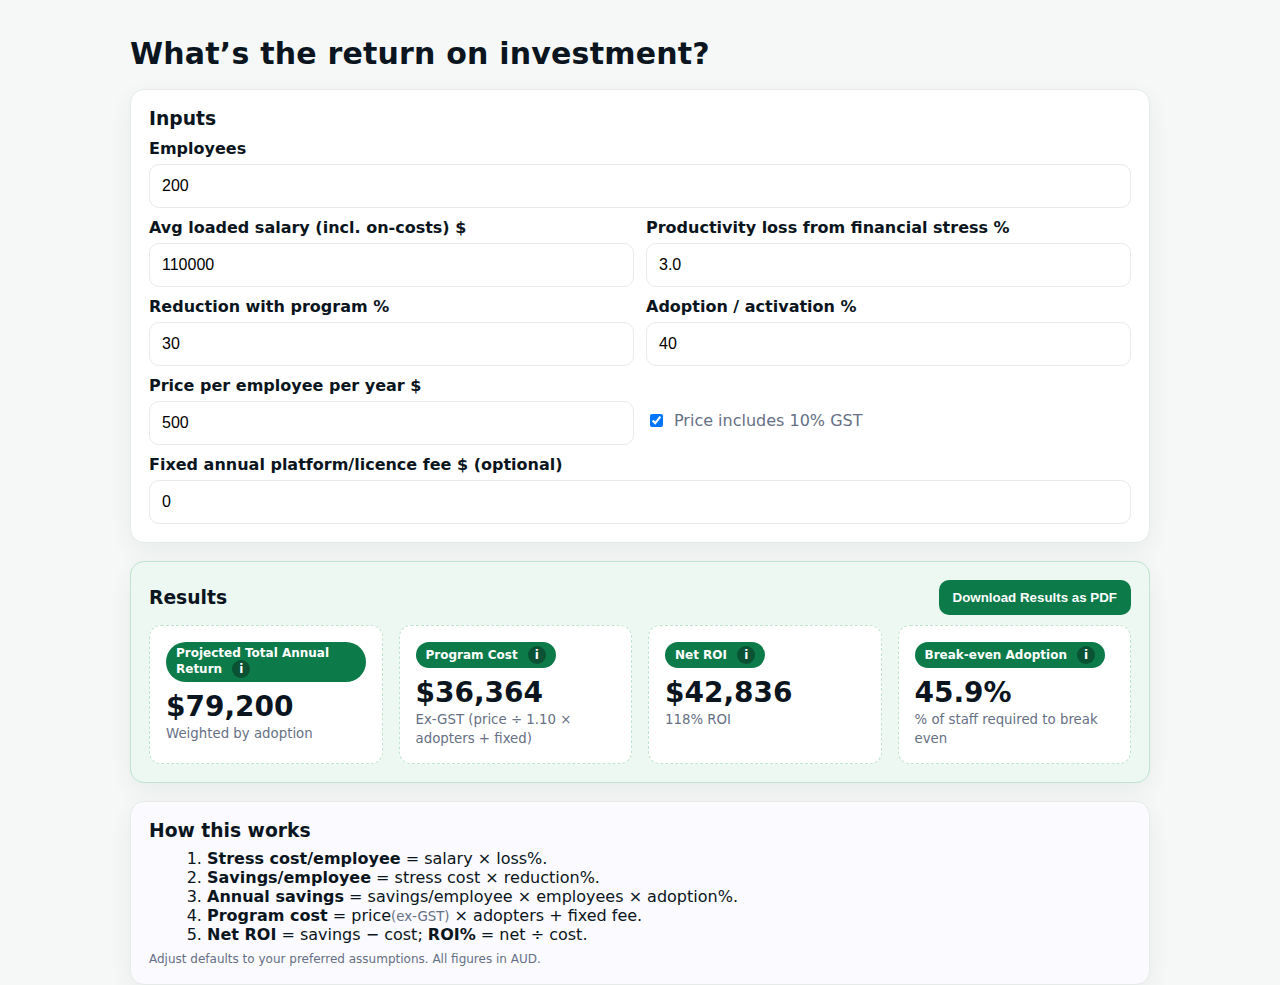
<file: index.html>
<!doctype html>
<html lang="en">
<head>
<meta charset="utf-8" />
<meta name="viewport" content="width=device-width,initial-scale=1" />
<title>What’s the return on investment?</title>
<meta name="description" content="Seedli financial wellbeing ROI calculator" />
<style>
  :root{
    --accent:#0C7A49;       /* primary green (closer to Manus) */
    --accent-2:#09633C;     /* hover/active green */
    --bg:#F5F8F6;           /* page background */
    --ink:#0B1520;          /* text */
    --muted:#667085;        /* secondary text */
    --border:#E6EBE9;       /* borders */
    --card:#FFFFFF;         /* cards */
    --kpi-bg:#ECF8F1;       /* results strip bg */
    --kpi-border:#BEE5CF;   /* results tiles outline */
  }
  *{box-sizing:border-box}
  html,body{height:100%}
  body{margin:0;font-family:system-ui,-apple-system,Segoe UI,Roboto,Arial,sans-serif;background:var(--bg);color:var(--ink)}
  .wrap{max-width:1060px;margin:36px auto;padding:0 20px}
  .page-title{margin:0 0 18px 0;font-size:30px;letter-spacing:.2px}

  /* Cards & grid */
  .grid{display:grid;grid-template-columns:repeat(12,1fr);gap:18px}
  .card{background:var(--card);border:1px solid var(--border);border-radius:14px;box-shadow:0 8px 24px rgba(10,30,30,.06)}
  .pad{padding:18px}
  .half{grid-column:span 12}
  @media(min-width:980px){ .half{grid-column:span 12} }

  label{display:block;font-weight:600;margin:10px 0 6px}
  input[type="number"]{width:100%;padding:12px 12px;border:1px solid var(--border);border-radius:10px;font-size:16px;background:#fff}
  .row{display:flex;gap:12px}.row>*{flex:1}
  .muted{color:var(--muted)}

  /* Results strip */
  .kpis{background:var(--kpi-bg);border:1px solid var(--kpi-border)}
  .kpis-header{display:flex;align-items:center;justify-content:space-between;margin-bottom:10px}
  .kpis h3{margin:0}
  .btn{
    background:var(--accent);color:#fff;border:0;border-radius:10px;padding:10px 14px;font-weight:600;
    cursor:pointer;transition:background .15s ease, transform .04s ease
  }
  .btn:hover{background:var(--accent-2)}
  .btn:active{transform:translateY(1px)}

  .out{display:grid;grid-template-columns:repeat(4,1fr);gap:16px}
  @media(max-width:900px){ .out{grid-template-columns:1fr 1fr} }
  @media(max-width:520px){ .out{grid-template-columns:1fr} }

  .kbox{position:relative;padding:16px;border:1px dashed var(--kpi-border);border-radius:12px;background:#fff}
  .tag{
    display:inline-block;background:var(--accent);color:#fff;font-size:12px;font-weight:700;
    padding:4px 10px;border-radius:999px;margin-bottom:6px
  }
  .kbox h2{margin:2px 0 0;font-size:28px}
  small{color:var(--muted)}

  /* Info bubbles */
  .info{display:inline-flex;align-items:center;justify-content:center;width:18px;height:18px;
    border-radius:999px;background:#0A5233;color:#fff;font-size:12px;font-weight:700;margin-left:6px;cursor:pointer}
  .tip{
    position:absolute;z-index:5;top:44px;left:16px;right:16px;background:#111827;color:#fff;border-radius:10px;
    padding:10px 12px;font-size:13px;line-height:1.35;box-shadow:0 12px 32px rgba(0,0,0,.28);display:none
  }
  .kbox.open .tip{display:block}
  .tip:before{content:"";position:absolute;top:-8px;left:16px;border:8px solid transparent;border-bottom-color:#111827}

  /* How this works */
  .aside{background:#FAFAFF}

  /* Print */
  @media print{
    body{background:#fff}
    .btn{display:none}
    .card{border:0;box-shadow:none}
  }
</style>
</head>
<body>
  <div class="wrap">
    <h1 class="page-title">What’s the return on investment?</h1>

    <!-- Inputs -->
    <section class="card pad half" aria-labelledby="inputs">
      <h3 id="inputs" style="margin:0 0 8px 0">Inputs</h3>

      <label>Employees</label>
      <input type="number" id="employees" value="200" min="1" step="1" />

      <div class="row">
        <div>
          <label>Avg loaded salary (incl. on-costs) $</label>
          <input type="number" id="salary" value="110000" min="0" step="500" />
        </div>
        <div>
          <label>Productivity loss from financial stress %</label>
          <input type="number" id="lossPct" value="3.0" min="0" max="20" step="0.1" />
        </div>
      </div>

      <div class="row">
        <div>
          <label>Reduction with program %</label>
          <input type="number" id="reductionPct" value="30" min="0" max="100" step="1" />
        </div>
        <div>
          <label>Adoption / activation %</label>
          <input type="number" id="adoptionPct" value="40" min="0" max="100" step="1" />
        </div>
      </div>

      <div class="row">
        <div>
          <label>Price per employee per year $</label>
          <input type="number" id="pricePerEmp" value="500" min="0" step="10" />
        </div>
        <div style="display:flex;align-items:center;gap:8px;margin-top:30px">
          <input type="checkbox" id="gstIncl" checked style="width:auto" />
          <span class="muted">Price includes 10% GST</span>
        </div>
      </div>

      <label>Fixed annual platform/licence fee $ (optional)</label>
      <input type="number" id="fixedFee" value="0" min="0" step="100" />
    </section>

    <!-- Results -->
    <section class="card pad half kpis" aria-labelledby="results" style="margin-top:18px">
      <div class="kpis-header">
        <h3 id="results" style="margin:0">Results</h3>
        <button class="btn" id="pdfBtn">Download Results as PDF</button>
      </div>

      <div class="out">
        <div class="kbox">
          <div class="tag">Projected Total Annual Return <span class="info">i</span></div>
          <h2 id="savings">$0</h2>
          <small>Weighted by adoption</small>
          <div class="tip">Recovered value from reduced financial stress.<br/>Formula: salary × loss% × reduction% × employees × adoption%.</div>
        </div>

        <div class="kbox">
          <div class="tag">Program Cost <span class="info">i</span></div>
          <h2 id="cost">$0</h2>
          <small id="costNote">Ex-GST (adopters × price)</small>
          <div class="tip">Cost uses ex-GST for apples-to-apples ROI. If “includes GST” is ticked, we back GST out: price ÷ 1.10.</div>
        </div>

        <div class="kbox">
          <div class="tag">Net ROI <span class="info">i</span></div>
          <h2 id="net">$0</h2>
          <small id="roiPct">0% ROI</small>
          <div class="tip">Net = Annual Savings − Program Cost. ROI% = Net ÷ Cost.</div>
        </div>

        <div class="kbox">
          <div class="tag">Break-even Adoption <span class="info">i</span></div>
          <h2 id="breakeven">—</h2>
          <small>% of staff required to break even</small>
          <div class="tip">Break-even = priceUsed ÷ savingsPerEmp (as a % of total staff).</div>
        </div>
      </div>
    </section>

    <!-- How this works -->
    <section class="card pad aside" style="margin-top:18px">
      <h3 style="margin:0 0 8px 0">How this works</h3>
      <ol style="margin:0 0 8px 18px">
        <li><b>Stress cost/employee</b> = salary × loss%.</li>
        <li><b>Savings/employee</b> = stress cost × reduction%.</li>
        <li><b>Annual savings</b> = savings/employee × employees × adoption%.</li>
        <li><b>Program cost</b> = price<small>(ex-GST)</small> × adopters + fixed fee.</li>
        <li><b>Net ROI</b> = savings − cost; <b>ROI%</b> = net ÷ cost.</li>
      </ol>
      <div class="muted" style="font-size:12px">Adjust defaults to your preferred assumptions. All figures in AUD.</div>
    </section>
  </div>

<script>
(function(){
  const $ = (id) => document.getElementById(id);
  const fmtAUD = (n) => n.toLocaleString('en-AU',{style:'currency',currency:'AUD',maximumFractionDigits:0});

  function calc(){
    const emp = +$('employees').value || 0;
    const salary = +$('salary').value || 0;
    const loss = (+$('lossPct').value || 0)/100;
    const red = (+$('reductionPct').value || 0)/100;
    const adopt = (+$('adoptionPct').value || 0)/100;
    const price = +$('pricePerEmp').value || 0;
    const gstIncl = $('gstIncl').checked;
    const fixed = +$('fixedFee').value || 0;

    const priceUsed = gstIncl ? (price/1.10) : price;
    $('costNote').textContent = gstIncl
      ? 'Ex-GST (price ÷ 1.10 × adopters + fixed)'
      : 'Adopters × price + fixed';

    const stressPerEmp = salary * loss;
    const savePerEmp   = stressPerEmp * red;
    const adopters     = emp * adopt;

    const annualSavings = savePerEmp * adopters;
    const programCost   = (priceUsed * adopters) + fixed;
    const net           = annualSavings - programCost;
    const roi           = programCost > 0 ? (net / programCost) : 0;
    const beAdopt       = (priceUsed > 0 && savePerEmp > 0) ? (priceUsed / savePerEmp) : NaN;

    $('savings').textContent   = fmtAUD(annualSavings);
    $('cost').textContent      = fmtAUD(programCost);
    $('net').textContent       = fmtAUD(net);
    $('roiPct').textContent    = `${(roi*100).toFixed(0)}% ROI`;
    $('breakeven').textContent = isFinite(beAdopt) ? `${(beAdopt*100).toFixed(1)}%` : '—';
  }

  // inputs
  document.querySelectorAll('input').forEach(el=>{
    el.addEventListener('input', calc);
    el.addEventListener('change', calc);
  });

  // info bubbles
  function wireTips(){
    document.querySelectorAll('.kbox .info').forEach(btn=>{
      btn.addEventListener('click', (e)=>{
        const box = e.currentTarget.closest('.kbox');
        document.querySelectorAll('.kbox').forEach(b=>{ if(b!==box) b.classList.remove('open'); });
        box.classList.toggle('open');
      });
    });
    document.addEventListener('click', (e)=>{
      if(!e.target.closest('.kbox')) document.querySelectorAll('.kbox').forEach(b=>b.classList.remove('open'));
    });
  }

  // pdf
  document.getElementById('pdfBtn').addEventListener('click', ()=>window.print());

  wireTips(); calc();
})();
</script>
</body>
</html>
</file>
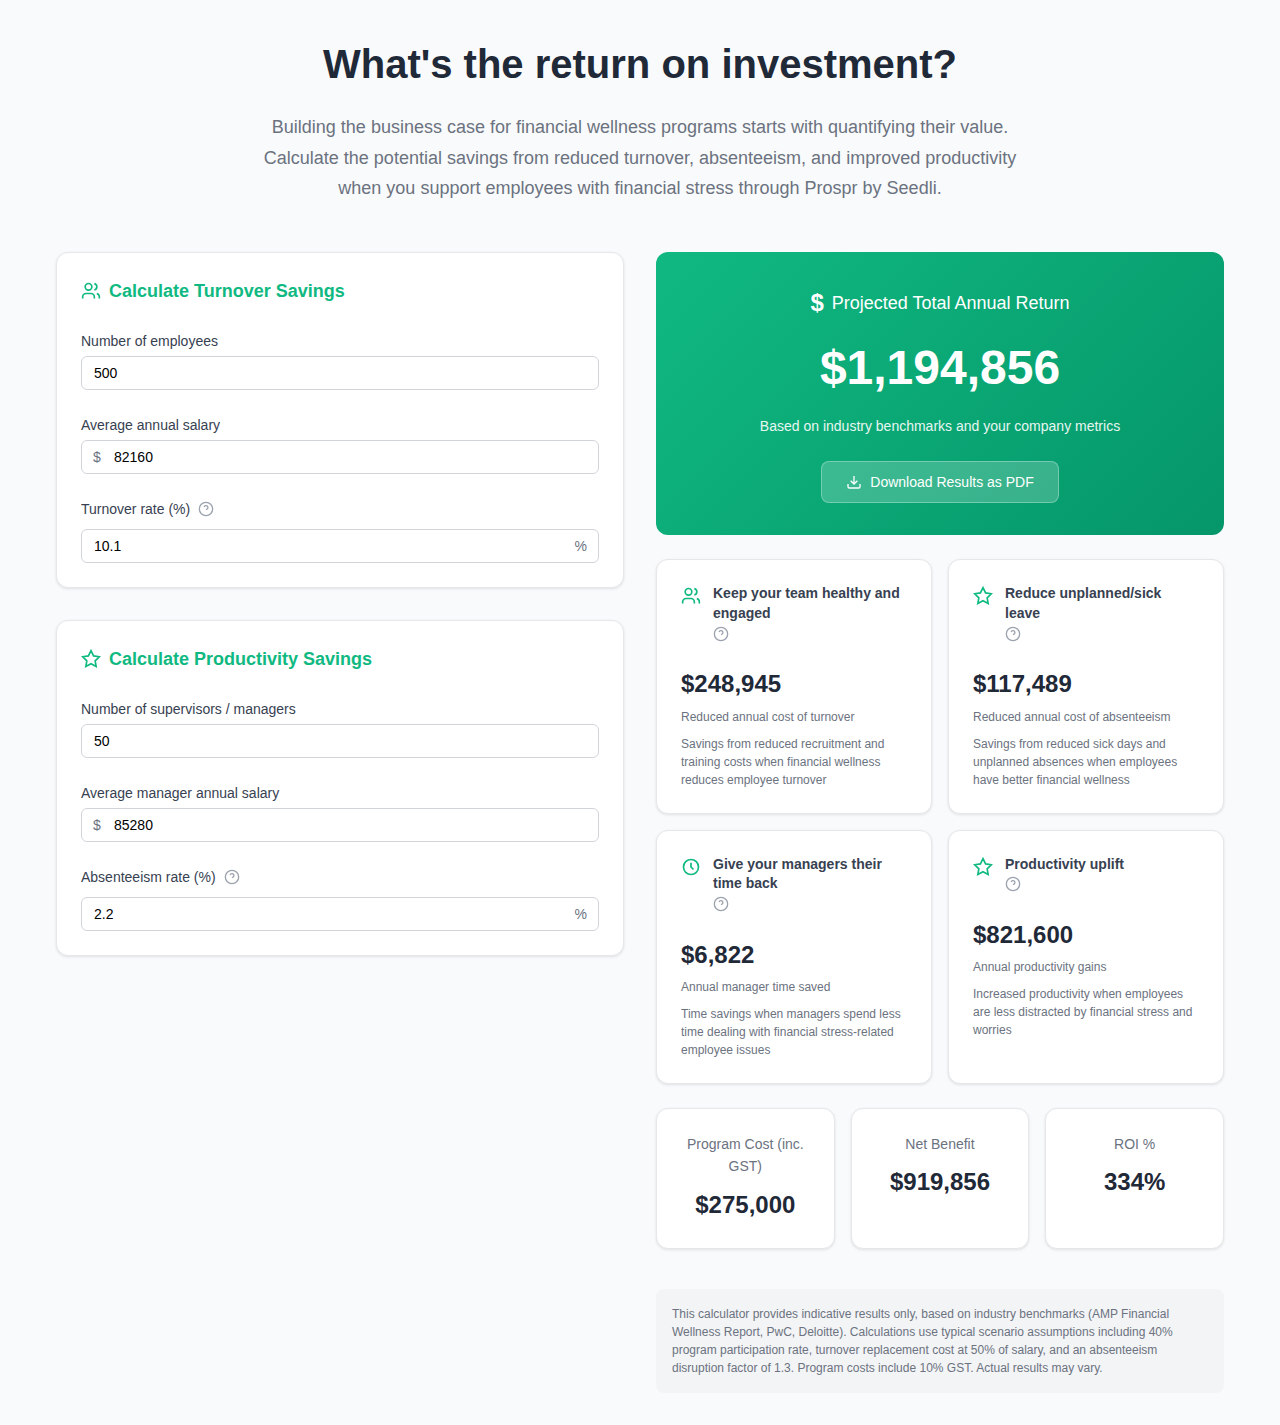
<file: index.singlefile.html>
<!DOCTYPE html>
<html lang="en">
<head>
    <meta charset="UTF-8">
    <meta name="viewport" content="width=device-width, initial-scale=1.0">
    <title>ROI Calculator - Return on Investment</title>
    <style>
/* Reset and base styles */
* {
    margin: 0;
    padding: 0;
    box-sizing: border-box;
}

body {
    font-family: -apple-system, BlinkMacSystemFont, 'Segoe UI', Roboto, 'Helvetica Neue', Arial, sans-serif;
    line-height: 1.6;
    color: #374151;
    background-color: #f9fafb;
}

.container {
    max-width: 1200px;
    margin: 0 auto;
    padding: 2rem 1rem;
}

/* Header styles */
.header {
    text-align: center;
    margin-bottom: 3rem;
}

.main-title {
    font-size: 2.5rem;
    font-weight: 700;
    color: #1f2937;
    margin-bottom: 1rem;
}

.subtitle {
    font-size: 1.125rem;
    color: #6b7280;
    max-width: 800px;
    margin: 0 auto;
    line-height: 1.7;
}

/* Calculator layout */
.calculator-layout {
    display: grid;
    grid-template-columns: 1fr 1fr;
    gap: 2rem;
    align-items: start;
}

@media (max-width: 768px) {
    .calculator-layout {
        grid-template-columns: 1fr;
    }
}

/* Input section styles */
.inputs-section {
    display: flex;
    flex-direction: column;
    gap: 2rem;
}

.input-group {
    background: white;
    border-radius: 12px;
    padding: 1.5rem;
    box-shadow: 0 1px 3px rgba(0, 0, 0, 0.1);
    border: 1px solid #e5e7eb;
}

.section-header {
    display: flex;
    align-items: center;
    gap: 0.5rem;
    margin-bottom: 1.5rem;
}

.section-icon {
    color: #10b981;
}

.section-title {
    font-size: 1.125rem;
    font-weight: 600;
    color: #10b981;
}

.form-group {
    margin-bottom: 1.5rem;
}

.form-group:last-child {
    margin-bottom: 0;
}

.form-label {
    display: block;
    font-size: 0.875rem;
    font-weight: 500;
    color: #374151;
    margin-bottom: 0.25rem;
}

.label-with-tooltip {
    display: flex;
    align-items: center;
    gap: 0.5rem;
    margin-bottom: 0.25rem;
}

.help-icon {
    color: #9ca3af;
    cursor: help;
}

.form-input {
    width: 100%;
    padding: 0.5rem 0.75rem;
    border: 1px solid #d1d5db;
    border-radius: 6px;
    font-size: 0.875rem;
    background: white;
    transition: border-color 0.2s, box-shadow 0.2s;
}

.form-input:focus {
    outline: none;
    border-color: #10b981;
    box-shadow: 0 0 0 3px rgba(16, 185, 129, 0.1);
}

.input-wrapper {
    position: relative;
    display: flex;
    align-items: center;
}

.input-prefix {
    position: absolute;
    left: 0.75rem;
    color: #6b7280;
    font-size: 0.875rem;
    pointer-events: none;
}

.input-suffix {
    position: absolute;
    right: 0.75rem;
    color: #6b7280;
    font-size: 0.875rem;
    pointer-events: none;
}

.with-prefix {
    padding-left: 2rem;
}

.with-suffix {
    padding-right: 2rem;
}

/* Results section styles */
.results-section {
    display: flex;
    flex-direction: column;
    gap: 1.5rem;
}

.total-return-card {
    background: linear-gradient(135deg, #10b981 0%, #059669 100%);
    border-radius: 12px;
    padding: 2rem;
    text-align: center;
    color: white;
}

.return-header {
    display: flex;
    align-items: center;
    justify-content: center;
    gap: 0.5rem;
    margin-bottom: 0.5rem;
}

.dollar-sign {
    font-size: 1.5rem;
    font-weight: 600;
}

.return-label {
    font-size: 1.125rem;
    font-weight: 500;
}

.return-amount {
    font-size: 3rem;
    font-weight: 700;
    margin-bottom: 0.5rem;
}

.return-subtitle {
    font-size: 0.875rem;
    opacity: 0.9;
    margin-bottom: 1.5rem;
}

.download-btn {
    display: inline-flex;
    align-items: center;
    gap: 0.5rem;
    background: rgba(255, 255, 255, 0.2);
    border: 1px solid rgba(255, 255, 255, 0.3);
    color: white;
    padding: 0.75rem 1.5rem;
    border-radius: 8px;
    font-size: 0.875rem;
    font-weight: 500;
    cursor: pointer;
    transition: background-color 0.2s;
}

.download-btn:hover {
    background: rgba(255, 255, 255, 0.3);
}

/* Benefits grid */
.benefits-grid {
    display: grid;
    grid-template-columns: 1fr 1fr;
    gap: 1rem;
}

@media (max-width: 640px) {
    .benefits-grid {
        grid-template-columns: 1fr;
    }
}

.benefit-card {
    background: white;
    border-radius: 12px;
    padding: 1.5rem;
    box-shadow: 0 1px 3px rgba(0, 0, 0, 0.1);
    border: 1px solid #e5e7eb;
}

.benefit-header {
    display: flex;
    align-items: flex-start;
    gap: 0.75rem;
    margin-bottom: 1rem;
}

.benefit-icon {
    color: #10b981;
    flex-shrink: 0;
    margin-top: 0.125rem;
}

.benefit-title {
    font-size: 0.875rem;
    font-weight: 600;
    color: #374151;
    line-height: 1.4;
}

.benefit-tooltip {
    margin-left: auto;
}

.benefit-amount {
    font-size: 1.5rem;
    font-weight: 700;
    color: #1f2937;
    margin-bottom: 0.25rem;
}

.benefit-label {
    font-size: 0.75rem;
    font-weight: 500;
    color: #6b7280;
    margin-bottom: 0.5rem;
}

.benefit-description {
    font-size: 0.75rem;
    color: #6b7280;
    line-height: 1.5;
}

/* Summary cards */
.summary-cards {
    display: grid;
    grid-template-columns: repeat(3, 1fr);
    gap: 1rem;
}

@media (max-width: 640px) {
    .summary-cards {
        grid-template-columns: 1fr;
    }
}

.summary-card {
    background: white;
    border-radius: 12px;
    padding: 1.5rem;
    text-align: center;
    box-shadow: 0 1px 3px rgba(0, 0, 0, 0.1);
    border: 1px solid #e5e7eb;
}

.summary-label {
    font-size: 0.875rem;
    color: #6b7280;
    margin-bottom: 0.5rem;
}

.summary-amount {
    font-size: 1.5rem;
    font-weight: 700;
    color: #1f2937;
}

/* Disclaimer */
.disclaimer {
    background: #f3f4f6;
    border-radius: 8px;
    padding: 1rem;
    margin-top: 1rem;
}

.disclaimer p {
    font-size: 0.75rem;
    color: #6b7280;
    line-height: 1.5;
}

/* Responsive adjustments */
@media (max-width: 768px) {
    .main-title {
        font-size: 2rem;
    }
    
    .return-amount {
        font-size: 2.5rem;
    }
    
    .benefit-amount {
        font-size: 1.25rem;
    }
    
    .summary-amount {
        font-size: 1.25rem;
    }
}

/* Tooltip styles */
.tooltip-wrapper {
    position: relative;
}

.tooltip-wrapper:hover::after {
    content: attr(data-tooltip);
    position: absolute;
    bottom: 100%;
    left: 50%;
    transform: translateX(-50%);
    background: #1f2937;
    color: white;
    padding: 0.5rem;
    border-radius: 4px;
    font-size: 0.75rem;
    white-space: nowrap;
    z-index: 10;
    margin-bottom: 0.25rem;
}

.tooltip-wrapper:hover::before {
    content: '';
    position: absolute;
    bottom: 100%;
    left: 50%;
    transform: translateX(-50%);
    border: 4px solid transparent;
    border-top-color: #1f2937;
    z-index: 10;
}
    </style>
</head>
<body>
    <div class="container">
        <header class="header">
            <h1 class="main-title">What's the return on investment?</h1>
            <p class="subtitle">
                Building the business case for financial wellness programs starts with quantifying their value.
                Calculate the potential savings from reduced turnover, absenteeism, and improved productivity
                when you support employees with financial stress through Prospr by Seedli.
            </p>
        </header>

        <div class="calculator-layout">
            <div class="inputs-section">
                <div class="input-group">
                    <div class="section-header">
                        <svg class="section-icon" width="20" height="20" viewBox="0 0 24 24" fill="none" stroke="currentColor" stroke-width="2">
                            <path d="M16 21v-2a4 4 0 0 0-4-4H6a4 4 0 0 0-4 4v2"></path>
                            <circle cx="9" cy="7" r="4"></circle>
                            <path d="M22 21v-2a4 4 0 0 0-3-3.87"></path>
                            <path d="M16 3.13a4 4 0 0 1 0 7.75"></path>
                        </svg>
                        <h2 class="section-title">Calculate Turnover Savings</h2>
                    </div>
                    
                    <div class="form-group">
                        <label for="employees" class="form-label">Number of employees</label>
                        <input type="text" id="employees" class="form-input" placeholder="Enter number of employees" value="500">
                    </div>

                    <div class="form-group">
                        <label for="avgSalary" class="form-label">Average annual salary</label>
                        <div class="input-wrapper">
                            <span class="input-prefix">$</span>
                            <input type="text" id="avgSalary" class="form-input with-prefix" placeholder="82160" value="82160">
                        </div>
                    </div>

                    <div class="form-group">
                        <div class="label-with-tooltip">
                            <label for="turnoverRate" class="form-label">Turnover rate (%)</label>
                            <div class="tooltip-wrapper">
                                <svg class="help-icon" width="16" height="16" viewBox="0 0 24 24" fill="none" stroke="currentColor" stroke-width="2">
                                    <circle cx="12" cy="12" r="10"></circle>
                                    <path d="M9.09 9a3 3 0 0 1 5.83 1c0 2-3 3-3 3"></path>
                                    <path d="M12 17h.01"></path>
                                </svg>
                            </div>
                        </div>
                        <div class="input-wrapper">
                            <input type="text" id="turnoverRate" class="form-input with-suffix" placeholder="0.0" value="10.1">
                            <span class="input-suffix">%</span>
                        </div>
                    </div>
                </div>

                <div class="input-group">
                    <div class="section-header">
                        <svg class="section-icon" width="20" height="20" viewBox="0 0 24 24" fill="none" stroke="currentColor" stroke-width="2">
                            <path d="M12 2l3.09 6.26L22 9.27l-5 4.87 1.18 6.88L12 17.77l-6.18 3.25L7 14.14 2 9.27l6.91-1.01L12 2z"></path>
                        </svg>
                        <h2 class="section-title">Calculate Productivity Savings</h2>
                    </div>

                    <div class="form-group">
                        <label for="managers" class="form-label">Number of supervisors / managers</label>
                        <input type="text" id="managers" class="form-input" placeholder="Enter number of managers" value="50">
                    </div>

                    <div class="form-group">
                        <label for="avgManagerSalary" class="form-label">Average manager annual salary</label>
                        <div class="input-wrapper">
                            <span class="input-prefix">$</span>
                            <input type="text" id="avgManagerSalary" class="form-input with-prefix" placeholder="85280" value="85280">
                        </div>
                    </div>

                    <div class="form-group">
                        <div class="label-with-tooltip">
                            <label for="absenteeismRate" class="form-label">Absenteeism rate (%)</label>
                            <div class="tooltip-wrapper">
                                <svg class="help-icon" width="16" height="16" viewBox="0 0 24 24" fill="none" stroke="currentColor" stroke-width="2">
                                    <circle cx="12" cy="12" r="10"></circle>
                                    <path d="M9.09 9a3 3 0 0 1 5.83 1c0 2-3 3-3 3"></path>
                                    <path d="M12 17h.01"></path>
                                </svg>
                            </div>
                        </div>
                        <div class="input-wrapper">
                            <input type="text" id="absenteeismRate" class="form-input with-suffix" placeholder="0.0" value="2.2">
                            <span class="input-suffix">%</span>
                        </div>
                    </div>
                </div>
            </div>

            <div class="results-section">
                <div class="total-return-card">
                    <div class="return-header">
                        <span class="dollar-sign">$</span>
                        <span class="return-label">Projected Total Annual Return</span>
                    </div>
                    <div class="return-amount" id="totalReturn">$878,426</div>
                    <p class="return-subtitle">Based on industry benchmarks and your company metrics</p>
                    <button class="download-btn">
                        <svg width="16" height="16" viewBox="0 0 24 24" fill="none" stroke="currentColor" stroke-width="2">
                            <path d="M21 15v4a2 2 0 0 1-2 2H5a2 2 0 0 1-2-2v-4"></path>
                            <polyline points="7,10 12,15 17,10"></polyline>
                            <line x1="12" y1="15" x2="12" y2="3"></line>
                        </svg>
                        Download Results as PDF
                    </button>
                </div>

                <div class="benefits-grid">
                    <div class="benefit-card">
                        <div class="benefit-header">
                            <svg class="benefit-icon" width="20" height="20" viewBox="0 0 24 24" fill="none" stroke="currentColor" stroke-width="2">
                                <path d="M16 21v-2a4 4 0 0 0-4-4H6a4 4 0 0 0-4 4v2"></path>
                                <circle cx="9" cy="7" r="4"></circle>
                                <path d="M22 21v-2a4 4 0 0 0-3-3.87"></path>
                                <path d="M16 3.13a4 4 0 0 1 0 7.75"></path>
                            </svg>
                            <div>
                                <h3 class="benefit-title">Keep your team healthy and engaged</h3>
                                <div class="benefit-tooltip">
                                    <svg class="help-icon" width="16" height="16" viewBox="0 0 24 24" fill="none" stroke="currentColor" stroke-width="2">
                                        <circle cx="12" cy="12" r="10"></circle>
                                        <path d="M9.09 9a3 3 0 0 1 5.83 1c0 2-3 3-3 3"></path>
                                        <path d="M12 17h.01"></path>
                                    </svg>
                                </div>
                            </div>
                        </div>
                        <div class="benefit-amount" id="turnoverSavings">$165,963</div>
                        <div class="benefit-label">Reduced annual cost of turnover</div>
                        <p class="benefit-description">Savings from reduced recruitment and training costs when financial wellness reduces employee turnover</p>
                    </div>

                    <div class="benefit-card">
                        <div class="benefit-header">
                            <svg class="benefit-icon" width="20" height="20" viewBox="0 0 24 24" fill="none" stroke="currentColor" stroke-width="2">
                                <path d="M12 2l3.09 6.26L22 9.27l-5 4.87 1.18 6.88L12 17.77l-6.18 3.25L7 14.14 2 9.27l6.91-1.01L12 2z"></path>
                            </svg>
                            <div>
                                <h3 class="benefit-title">Reduce unplanned/sick leave</h3>
                                <div class="benefit-tooltip">
                                    <svg class="help-icon" width="16" height="16" viewBox="0 0 24 24" fill="none" stroke="currentColor" stroke-width="2">
                                        <circle cx="12" cy="12" r="10"></circle>
                                        <path d="M9.09 9a3 3 0 0 1 5.83 1c0 2-3 3-3 3"></path>
                                        <path d="M12 17h.01"></path>
                                    </svg>
                                </div>
                            </div>
                        </div>
                        <div class="benefit-amount" id="absenteeismSavings">$46,996</div>
                        <div class="benefit-label">Reduced annual cost of absenteeism</div>
                        <p class="benefit-description">Savings from reduced sick days and unplanned absences when employees have better financial wellness</p>
                    </div>

                    <div class="benefit-card">
                        <div class="benefit-header">
                            <svg class="benefit-icon" width="20" height="20" viewBox="0 0 24 24" fill="none" stroke="currentColor" stroke-width="2">
                                <circle cx="12" cy="12" r="9"></circle>
                                <polyline points="12,7 12,12 15,15"></polyline>
                            </svg>
                            <div>
                                <h3 class="benefit-title">Give your managers their time back</h3>
                                <div class="benefit-tooltip">
                                    <svg class="help-icon" width="16" height="16" viewBox="0 0 24 24" fill="none" stroke="currentColor" stroke-width="2">
                                        <circle cx="12" cy="12" r="10"></circle>
                                        <path d="M9.09 9a3 3 0 0 1 5.83 1c0 2-3 3-3 3"></path>
                                        <path d="M12 17h.01"></path>
                                    </svg>
                                </div>
                            </div>
                        </div>
                        <div class="benefit-amount" id="managerTimeSaved">$8,187</div>
                        <div class="benefit-label">Annual manager time saved</div>
                        <p class="benefit-description">Time savings when managers spend less time dealing with financial stress-related employee issues</p>
                    </div>

                    <div class="benefit-card">
                        <div class="benefit-header">
                            <svg class="benefit-icon" width="20" height="20" viewBox="0 0 24 24" fill="none" stroke="currentColor" stroke-width="2">
                                <path d="M12 2l3.09 6.26L22 9.27l-5 4.87 1.18 6.88L12 17.77l-6.18 3.25L7 14.14 2 9.27l6.91-1.01L12 2z"></path>
                            </svg>
                            <div>
                                <h3 class="benefit-title">Productivity uplift</h3>
                                <div class="benefit-tooltip">
                                    <svg class="help-icon" width="16" height="16" viewBox="0 0 24 24" fill="none" stroke="currentColor" stroke-width="2">
                                        <circle cx="12" cy="12" r="10"></circle>
                                        <path d="M9.09 9a3 3 0 0 1 5.83 1c0 2-3 3-3 3"></path>
                                        <path d="M12 17h.01"></path>
                                    </svg>
                                </div>
                            </div>
                        </div>
                        <div class="benefit-amount" id="productivityGains">$657,280</div>
                        <div class="benefit-label">Annual productivity gains</div>
                        <p class="benefit-description">Increased productivity when employees are less distracted by financial stress and worries</p>
                    </div>
                </div>

                <div class="summary-cards">
                    <div class="summary-card">
                        <div class="summary-label">Program Cost (inc. GST)</div>
                        <div class="summary-amount" id="programCost">$275,000</div>
                    </div>
                    <div class="summary-card">
                        <div class="summary-label">Net Benefit</div>
                        <div class="summary-amount" id="netBenefit">$603,426</div>
                    </div>
                    <div class="summary-card">
                        <div class="summary-label">ROI %</div>
                        <div class="summary-amount" id="roiPercent">219%</div>
                    </div>
                </div>

                <div class="disclaimer">
                    <p>This calculator provides indicative results only, based on industry benchmarks (AMP Financial Wellness Report, PwC, Deloitte). Calculations use typical scenario assumptions including 40% program participation rate, turnover replacement cost at 50% of salary, and an absenteeism disruption factor of 1.3. Program costs include 10% GST. Actual results may vary.</p>
                </div>
            </div>
        </div>
    </div>

    <script>
// ROI Calculator Logic
// Based on industry benchmarks and typical scenario assumptions

class ROICalculator {
    constructor() {
        this.inputs = {
            employees: 500,
            avgSalary: 82160,
            turnoverRate: 10.1,
            managers: 50,
            avgManagerSalary: 85280,
            absenteeismRate: 2.2
        };
        
        // Industry benchmark constants
        this.constants = {
            participationRate: 0.40, // 40% program participation rate
            turnoverReplacementCost: 0.50, // 50% of salary
            absenteeismDisruptionFactor: 1.3, // Disruption factor
            gstRate: 0.10, // 10% GST
            programBaseCost: 250000, // Base program cost before GST
            managerTimePerEmployee: 2, // Hours per employee per year
            productivityImprovementRate: 0.05 // 5% productivity improvement
        };
        
        this.initializeEventListeners();
        this.calculate();
    }
    
    initializeEventListeners() {
        // Add event listeners to all input fields
        const inputs = ['employees', 'avgSalary', 'turnoverRate', 'managers', 'avgManagerSalary', 'absenteeismRate'];
        
        inputs.forEach(inputId => {
            const element = document.getElementById(inputId);
            if (element) {
                element.addEventListener('input', (e) => {
                    this.updateInput(inputId, e.target.value);
                });
                element.addEventListener('blur', (e) => {
                    this.formatInput(inputId, e.target);
                });
            }
        });
    }
    
    updateInput(inputId, value) {
        // Parse numeric value, handling commas and dollar signs
        const numericValue = parseFloat(value.replace(/[$,%]/g, '')) || 0;
        this.inputs[inputId] = numericValue;
        this.calculate();
    }
    
    formatInput(inputId, element) {
        // Format input values for display
        const value = this.inputs[inputId];
        
        if (inputId === 'avgSalary' || inputId === 'avgManagerSalary') {
            element.value = this.formatNumber(value, 0);
        } else if (inputId === 'turnoverRate' || inputId === 'absenteeismRate') {
            element.value = value.toFixed(1);
        } else {
            element.value = Math.round(value).toString();
        }
    }
    
    // Calculate turnover savings
    calculateTurnoverSavings() {
        const { employees, avgSalary, turnoverRate } = this.inputs;
        const { participationRate, turnoverReplacementCost } = this.constants;
        
        // Annual turnover without program
        const annualTurnover = employees * (turnoverRate / 100);
        
        // Turnover reduction from program (assuming 30% reduction for participants)
        const turnoverReduction = annualTurnover * participationRate * 0.30;
        
        // Cost savings from reduced turnover
        const turnoverSavings = turnoverReduction * avgSalary * turnoverReplacementCost;
        
        return Math.round(turnoverSavings);
    }
    
    // Calculate absenteeism savings
    calculateAbsenteeismSavings() {
        const { employees, avgSalary, absenteeismRate } = this.inputs;
        const { participationRate, absenteeismDisruptionFactor } = this.constants;
        
        // Annual absenteeism days without program
        const annualAbsenteeismDays = employees * (absenteeismRate / 100) * 250; // 250 working days
        
        // Absenteeism reduction from program (assuming 25% reduction for participants)
        const absenteeismReduction = annualAbsenteeismDays * participationRate * 0.25;
        
        // Cost savings from reduced absenteeism (daily salary + disruption factor)
        const dailySalary = avgSalary / 250;
        const absenteeismSavings = absenteeismReduction * dailySalary * absenteeismDisruptionFactor;
        
        return Math.round(absenteeismSavings);
    }
    
    // Calculate manager time savings
    calculateManagerTimeSavings() {
        const { employees, avgManagerSalary } = this.inputs;
        const { participationRate, managerTimePerEmployee } = this.constants;
        
        // Time saved per year (hours) from reduced financial stress issues
        const timeSavedHours = employees * participationRate * managerTimePerEmployee * 0.40; // 40% reduction
        
        // Hourly manager rate (assuming 2000 working hours per year)
        const hourlyRate = avgManagerSalary / 2000;
        
        // Manager time savings
        const managerTimeSavings = timeSavedHours * hourlyRate;
        
        return Math.round(managerTimeSavings);
    }
    
    // Calculate productivity gains
    calculateProductivityGains() {
        const { employees, avgSalary } = this.inputs;
        const { participationRate, productivityImprovementRate } = this.constants;
        
        // Productivity gains from reduced financial stress
        const productivityGains = employees * participationRate * avgSalary * productivityImprovementRate;
        
        return Math.round(productivityGains);
    }
    
    // Calculate program cost
    calculateProgramCost() {
        const { employees } = this.inputs;
        const { gstRate } = this.constants;
        
        // Base cost calculation (simplified - could be more complex based on employee tiers)
        const baseCost = Math.max(250000, employees * 500); // Minimum $250k or $500 per employee
        const programCost = baseCost * (1 + gstRate);
        
        return Math.round(programCost);
    }
    
    // Main calculation method
    calculate() {
        const turnoverSavings = this.calculateTurnoverSavings();
        const absenteeismSavings = this.calculateAbsenteeismSavings();
        const managerTimeSavings = this.calculateManagerTimeSavings();
        const productivityGains = this.calculateProductivityGains();
        const programCost = this.calculateProgramCost();
        
        const totalReturn = turnoverSavings + absenteeismSavings + managerTimeSavings + productivityGains;
        const netBenefit = totalReturn - programCost;
        const roiPercent = programCost > 0 ? Math.round((netBenefit / programCost) * 100) : 0;
        
        // Update display
        this.updateDisplay({
            totalReturn,
            turnoverSavings,
            absenteeismSavings,
            managerTimeSavings,
            productivityGains,
            programCost,
            netBenefit,
            roiPercent
        });
    }
    
    // Update display elements
    updateDisplay(results) {
        const elements = {
            totalReturn: document.getElementById('totalReturn'),
            turnoverSavings: document.getElementById('turnoverSavings'),
            absenteeismSavings: document.getElementById('absenteeismSavings'),
            managerTimeSaved: document.getElementById('managerTimeSaved'),
            productivityGains: document.getElementById('productivityGains'),
            programCost: document.getElementById('programCost'),
            netBenefit: document.getElementById('netBenefit'),
            roiPercent: document.getElementById('roiPercent')
        };
        
        // Update monetary values
        if (elements.totalReturn) elements.totalReturn.textContent = this.formatCurrency(results.totalReturn);
        if (elements.turnoverSavings) elements.turnoverSavings.textContent = this.formatCurrency(results.turnoverSavings);
        if (elements.absenteeismSavings) elements.absenteeismSavings.textContent = this.formatCurrency(results.absenteeismSavings);
        if (elements.managerTimeSaved) elements.managerTimeSaved.textContent = this.formatCurrency(results.managerTimeSavings);
        if (elements.productivityGains) elements.productivityGains.textContent = this.formatCurrency(results.productivityGains);
        if (elements.programCost) elements.programCost.textContent = this.formatCurrency(results.programCost);
        if (elements.netBenefit) elements.netBenefit.textContent = this.formatCurrency(results.netBenefit);
        if (elements.roiPercent) elements.roiPercent.textContent = results.roiPercent + '%';
    }
    
    // Format currency with Australian formatting
    formatCurrency(amount) {
        return '$' + this.formatNumber(amount, 0);
    }
    
    // Format number with thousands separators (Australian style)
    formatNumber(number, decimals = 0) {
        return number.toLocaleString('en-AU', {
            minimumFractionDigits: decimals,
            maximumFractionDigits: decimals
        });
    }
}

// Initialize calculator when DOM is loaded
document.addEventListener('DOMContentLoaded', function() {
    new ROICalculator();
    
    // Add download button functionality (placeholder)
    const downloadBtn = document.querySelector('.download-btn');
    if (downloadBtn) {
        downloadBtn.addEventListener('click', function() {
            alert('PDF download functionality would be implemented here');
        });
    }
});

// Add input formatting for better UX
document.addEventListener('DOMContentLoaded', function() {
    // Format salary inputs as user types
    const salaryInputs = ['avgSalary', 'avgManagerSalary'];
    salaryInputs.forEach(inputId => {
        const element = document.getElementById(inputId);
        if (element) {
            element.addEventListener('input', function(e) {
                let value = e.target.value.replace(/[^0-9]/g, '');
                if (value) {
                    // Add thousands separators as user types
                    value = parseInt(value).toLocaleString('en-AU');
                    e.target.value = value;
                }
            });
        }
    });
    
    // Format percentage inputs
    const percentInputs = ['turnoverRate', 'absenteeismRate'];
    percentInputs.forEach(inputId => {
        const element = document.getElementById(inputId);
        if (element) {
            element.addEventListener('input', function(e) {
                let value = e.target.value.replace(/[^0-9.]/g, '');
                // Limit to one decimal place
                const parts = value.split('.');
                if (parts.length > 2) {
                    value = parts[0] + '.' + parts[1];
                }
                if (parts[1] && parts[1].length > 1) {
                    value = parts[0] + '.' + parts[1].substring(0, 1);
                }
                e.target.value = value;
            });
        }
    });
});
    </script>
</body>
</html>
</file>
